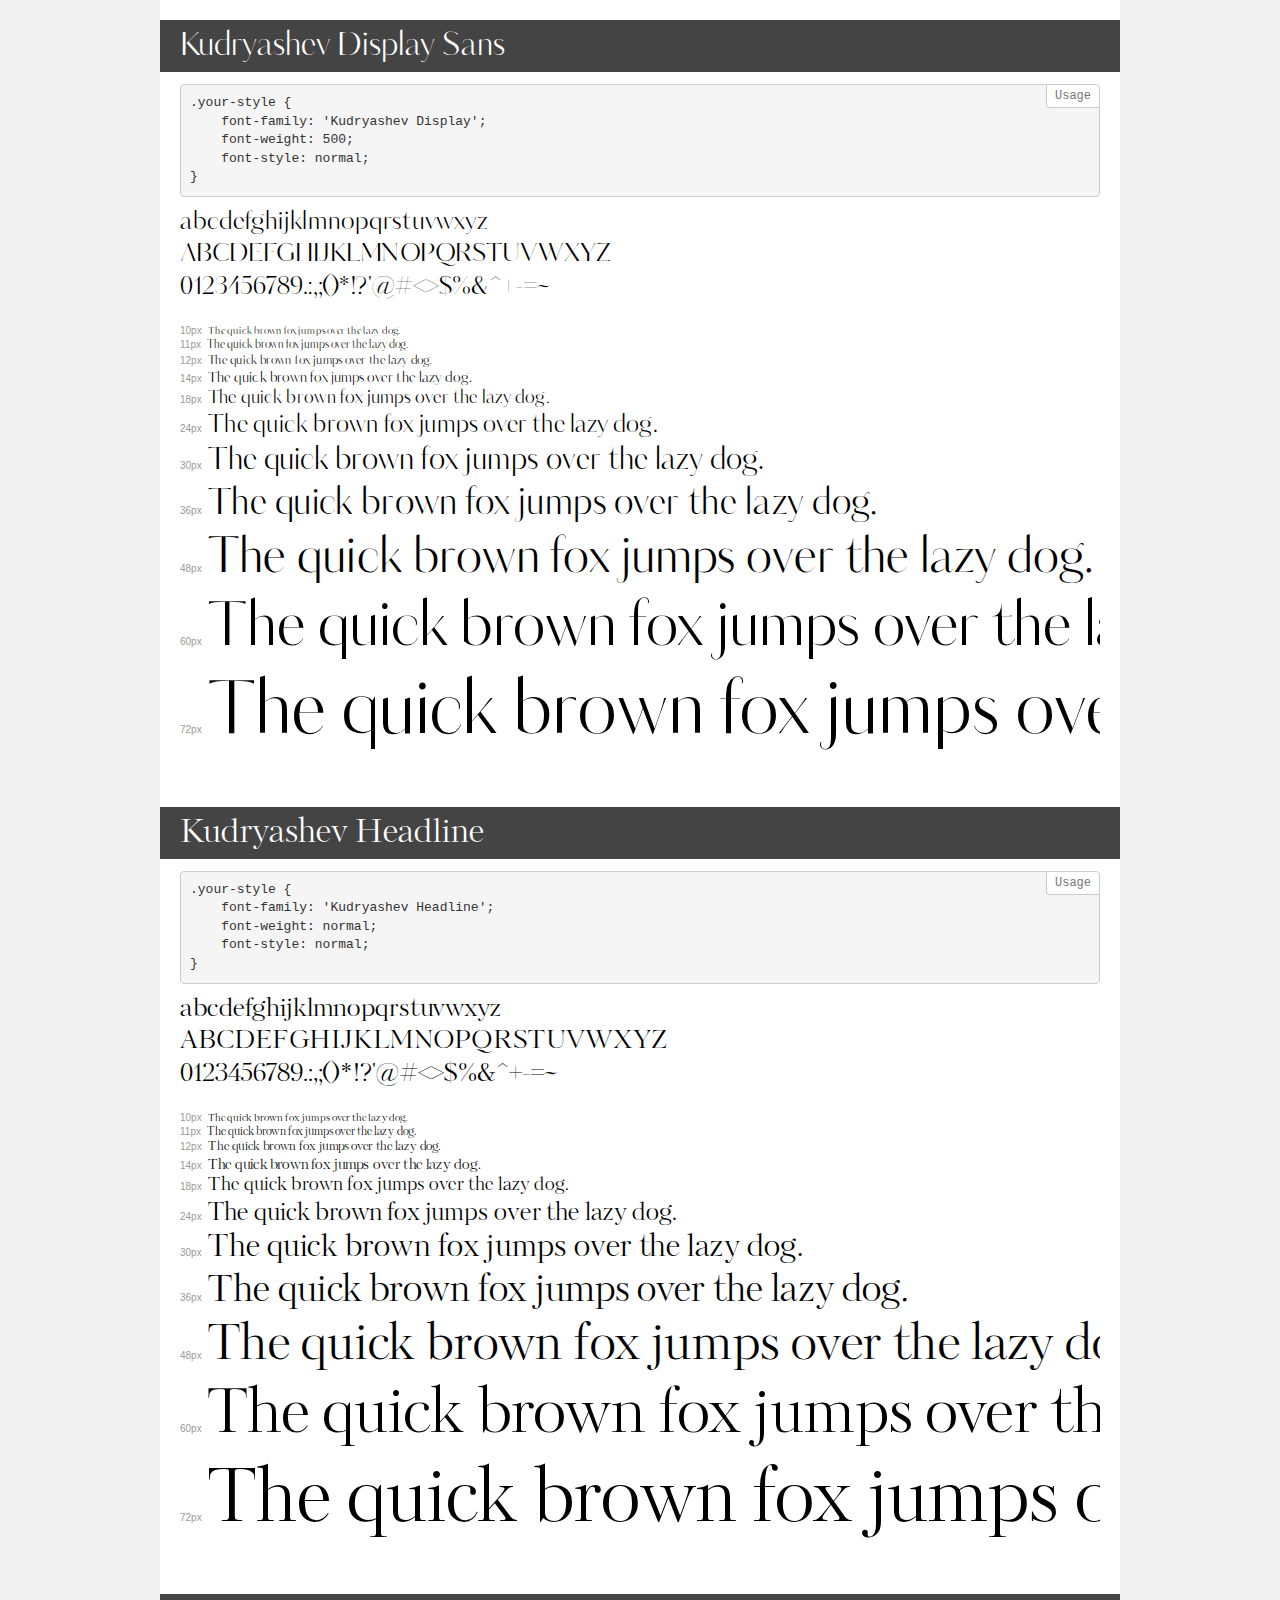
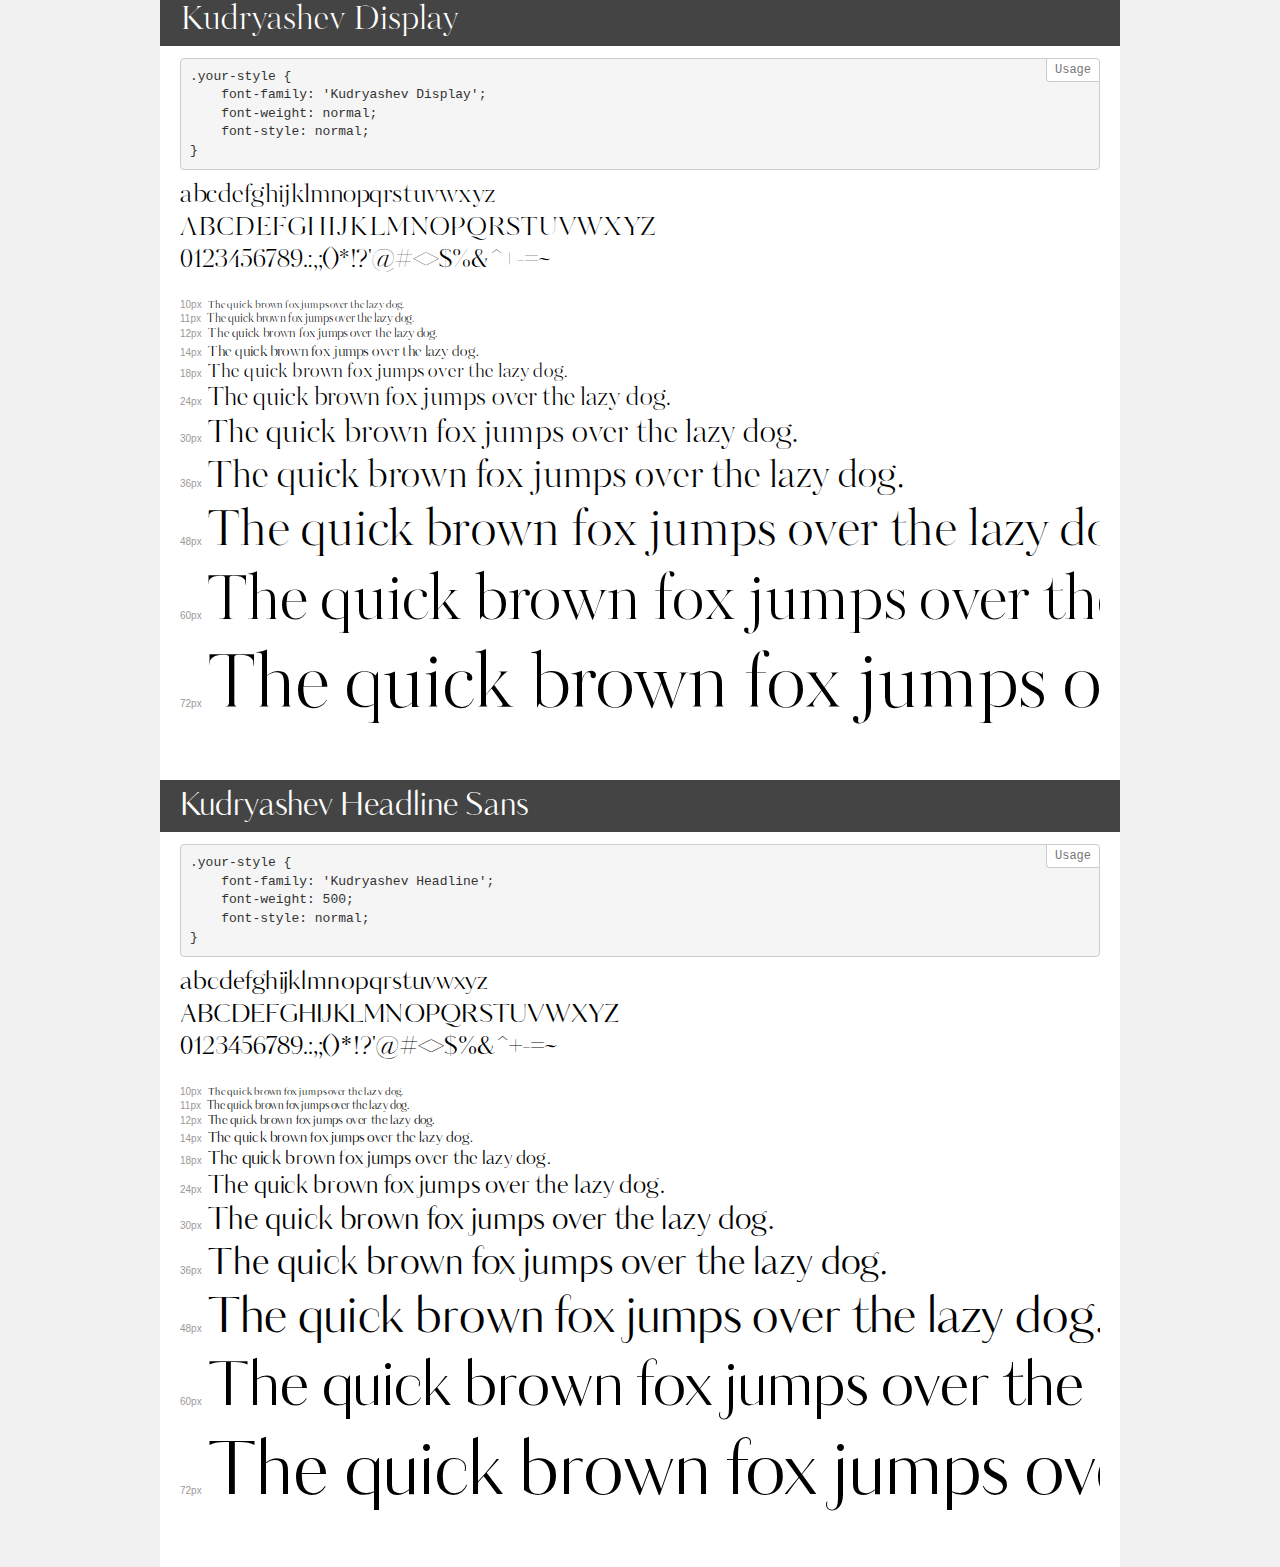
<file: fonts/kudryashev/demo.html>
<!DOCTYPE html>
<html>
<head>
    <meta charset="utf-8">
    <meta http-equiv="X-UA-Compatible" content="IE=edge">
    <meta name="viewport" content="width=device-width, initial-scale=1">
    <meta name="robots" content="noindex, noarchive">
    <meta name="format-detection" content="telephone=no">
    <title>Transfonter demo</title>
    <link href="stylesheet.css" rel="stylesheet">
    <style>
        /*
        http://meyerweb.com/eric/tools/css/reset/
        v2.0 | 20110126
        License: none (public domain)
        */
        html, body, div, span, applet, object, iframe,
        h1, h2, h3, h4, h5, h6, p, blockquote, pre,
        a, abbr, acronym, address, big, cite, code,
        del, dfn, em, img, ins, kbd, q, s, samp,
        small, strike, strong, sub, sup, tt, var,
        b, u, i, center,
        dl, dt, dd, ol, ul, li,
        fieldset, form, label, legend,
        table, caption, tbody, tfoot, thead, tr, th, td,
        article, aside, canvas, details, embed,
        figure, figcaption, footer, header, hgroup,
        menu, nav, output, ruby, section, summary,
        time, mark, audio, video {
            margin: 0;
            padding: 0;
            border: 0;
            font-size: 100%;
            font: inherit;
            vertical-align: baseline;
        }
        /* HTML5 display-role reset for older browsers */
        article, aside, details, figcaption, figure,
        footer, header, hgroup, menu, nav, section {
            display: block;
        }
        body {
            line-height: 1;
        }
        ol, ul {
            list-style: none;
        }
        blockquote, q {
            quotes: none;
        }
        blockquote:before, blockquote:after,
        q:before, q:after {
            content: '';
            content: none;
        }
        table {
            border-collapse: collapse;
            border-spacing: 0;
        }
        /* common styles */
        body {
            background: #f1f1f1;
            color: #000;
        }
        .page {
            background: #fff;
            width: 920px;
            margin: 0 auto;
            padding: 20px 20px 0 20px;
            overflow: hidden;
        }
        .font-container {
            overflow-x: auto;
            overflow-y: hidden;
            margin-bottom: 40px;
            line-height: 1.3;
            white-space: nowrap;
            padding-bottom: 5px;
        }
        h1 {
            position: relative;
            background: #444;
            font-size: 32px;
            color: #fff;
            padding: 10px 20px;
            margin: 0 -20px 12px -20px;
        }
        .letters {
            font-size: 25px;
            margin-bottom: 20px;
        }
        .s10:before {
            content: '10px';
        }
        .s11:before {
            content: '11px';
        }
        .s12:before {
            content: '12px';
        }
        .s14:before {
            content: '14px';
        }
        .s18:before {
            content: '18px';
        }
        .s24:before {
            content: '24px';
        }
        .s30:before {
            content: '30px';
        }
        .s36:before {
            content: '36px';
        }
        .s48:before {
            content: '48px';
        }
        .s60:before {
            content: '60px';
        }
        .s72:before {
            content: '72px';
        }
        .s10:before, .s11:before, .s12:before, .s14:before,
        .s18:before, .s24:before, .s30:before, .s36:before,
        .s48:before, .s60:before, .s72:before {
            font-family: Arial, sans-serif;
            font-size: 10px;
            font-weight: normal;
            font-style: normal;
            color: #999;
            padding-right: 6px;
        }
        pre {
            display: block;
            position: relative;
            padding: 9px;
            margin: 0 0 10px;
            font-family: Monaco, Menlo, Consolas, "Courier New", monospace !important;
            font-size: 13px;
            line-height: 1.428571429;
            color: #333;
            font-weight: normal !important;
            font-style: normal !important;
            background-color: #f5f5f5;
            border: 1px solid #ccc;
            overflow-x: auto;
            border-radius: 4px;
        }
        pre:after {
            display: block;
            position: absolute;
            right: 0;
            top: 0;
            content: 'Usage';
            line-height: 1;
            padding: 5px 8px;
            font-size: 12px;
            color: #767676;
            background-color: #fff;
            border: 1px solid #ccc;
            border-right: none;
            border-top: none;
            border-radius: 0 4px 0 4px;
            z-index: 10;
        }
        /* responsive */
        @media (max-width: 959px) {
            .page {
                width: auto;
                margin: 0;
            }
        }
    </style>
</head>
<body>
<div class="page">
    <div class="demo" style="font-family: 'Kudryashev Display'; font-weight: 500; font-style: normal;">
        <h1>Kudryashev Display Sans</h1>
        <pre>.your-style {
    font-family: 'Kudryashev Display';
    font-weight: 500;
    font-style: normal;
}</pre>
        <div class="font-container">
            <p class="letters">
                abcdefghijklmnopqrstuvwxyz<br>
ABCDEFGHIJKLMNOPQRSTUVWXYZ<br>
                0123456789.:,;()*!?'@#<>$%&^+-=~
            </p>
            <p class="s10" style="font-size: 10px;">The quick brown fox jumps over the lazy dog.</p>
            <p class="s11" style="font-size: 11px;">The quick brown fox jumps over the lazy dog.</p>
            <p class="s12" style="font-size: 12px;">The quick brown fox jumps over the lazy dog.</p>
            <p class="s14" style="font-size: 14px;">The quick brown fox jumps over the lazy dog.</p>
            <p class="s18" style="font-size: 18px;">The quick brown fox jumps over the lazy dog.</p>
            <p class="s24" style="font-size: 24px;">The quick brown fox jumps over the lazy dog.</p>
            <p class="s30" style="font-size: 30px;">The quick brown fox jumps over the lazy dog.</p>
            <p class="s36" style="font-size: 36px;">The quick brown fox jumps over the lazy dog.</p>
            <p class="s48" style="font-size: 48px;">The quick brown fox jumps over the lazy dog.</p>
            <p class="s60" style="font-size: 60px;">The quick brown fox jumps over the lazy dog.</p>
            <p class="s72" style="font-size: 72px;">The quick brown fox jumps over the lazy dog.</p>
        </div>
    </div>
    <div class="demo" style="font-family: 'Kudryashev Headline'; font-weight: normal; font-style: normal;">
        <h1>Kudryashev Headline</h1>
        <pre>.your-style {
    font-family: 'Kudryashev Headline';
    font-weight: normal;
    font-style: normal;
}</pre>
        <div class="font-container">
            <p class="letters">
                abcdefghijklmnopqrstuvwxyz<br>
ABCDEFGHIJKLMNOPQRSTUVWXYZ<br>
                0123456789.:,;()*!?'@#<>$%&^+-=~
            </p>
            <p class="s10" style="font-size: 10px;">The quick brown fox jumps over the lazy dog.</p>
            <p class="s11" style="font-size: 11px;">The quick brown fox jumps over the lazy dog.</p>
            <p class="s12" style="font-size: 12px;">The quick brown fox jumps over the lazy dog.</p>
            <p class="s14" style="font-size: 14px;">The quick brown fox jumps over the lazy dog.</p>
            <p class="s18" style="font-size: 18px;">The quick brown fox jumps over the lazy dog.</p>
            <p class="s24" style="font-size: 24px;">The quick brown fox jumps over the lazy dog.</p>
            <p class="s30" style="font-size: 30px;">The quick brown fox jumps over the lazy dog.</p>
            <p class="s36" style="font-size: 36px;">The quick brown fox jumps over the lazy dog.</p>
            <p class="s48" style="font-size: 48px;">The quick brown fox jumps over the lazy dog.</p>
            <p class="s60" style="font-size: 60px;">The quick brown fox jumps over the lazy dog.</p>
            <p class="s72" style="font-size: 72px;">The quick brown fox jumps over the lazy dog.</p>
        </div>
    </div>
    <div class="demo" style="font-family: 'Kudryashev Display'; font-weight: normal; font-style: normal;">
        <h1>Kudryashev Display</h1>
        <pre>.your-style {
    font-family: 'Kudryashev Display';
    font-weight: normal;
    font-style: normal;
}</pre>
        <div class="font-container">
            <p class="letters">
                abcdefghijklmnopqrstuvwxyz<br>
ABCDEFGHIJKLMNOPQRSTUVWXYZ<br>
                0123456789.:,;()*!?'@#<>$%&^+-=~
            </p>
            <p class="s10" style="font-size: 10px;">The quick brown fox jumps over the lazy dog.</p>
            <p class="s11" style="font-size: 11px;">The quick brown fox jumps over the lazy dog.</p>
            <p class="s12" style="font-size: 12px;">The quick brown fox jumps over the lazy dog.</p>
            <p class="s14" style="font-size: 14px;">The quick brown fox jumps over the lazy dog.</p>
            <p class="s18" style="font-size: 18px;">The quick brown fox jumps over the lazy dog.</p>
            <p class="s24" style="font-size: 24px;">The quick brown fox jumps over the lazy dog.</p>
            <p class="s30" style="font-size: 30px;">The quick brown fox jumps over the lazy dog.</p>
            <p class="s36" style="font-size: 36px;">The quick brown fox jumps over the lazy dog.</p>
            <p class="s48" style="font-size: 48px;">The quick brown fox jumps over the lazy dog.</p>
            <p class="s60" style="font-size: 60px;">The quick brown fox jumps over the lazy dog.</p>
            <p class="s72" style="font-size: 72px;">The quick brown fox jumps over the lazy dog.</p>
        </div>
    </div>
    <div class="demo" style="font-family: 'Kudryashev Headline'; font-weight: 500; font-style: normal;">
        <h1>Kudryashev Headline Sans</h1>
        <pre>.your-style {
    font-family: 'Kudryashev Headline';
    font-weight: 500;
    font-style: normal;
}</pre>
        <div class="font-container">
            <p class="letters">
                abcdefghijklmnopqrstuvwxyz<br>
ABCDEFGHIJKLMNOPQRSTUVWXYZ<br>
                0123456789.:,;()*!?'@#<>$%&^+-=~
            </p>
            <p class="s10" style="font-size: 10px;">The quick brown fox jumps over the lazy dog.</p>
            <p class="s11" style="font-size: 11px;">The quick brown fox jumps over the lazy dog.</p>
            <p class="s12" style="font-size: 12px;">The quick brown fox jumps over the lazy dog.</p>
            <p class="s14" style="font-size: 14px;">The quick brown fox jumps over the lazy dog.</p>
            <p class="s18" style="font-size: 18px;">The quick brown fox jumps over the lazy dog.</p>
            <p class="s24" style="font-size: 24px;">The quick brown fox jumps over the lazy dog.</p>
            <p class="s30" style="font-size: 30px;">The quick brown fox jumps over the lazy dog.</p>
            <p class="s36" style="font-size: 36px;">The quick brown fox jumps over the lazy dog.</p>
            <p class="s48" style="font-size: 48px;">The quick brown fox jumps over the lazy dog.</p>
            <p class="s60" style="font-size: 60px;">The quick brown fox jumps over the lazy dog.</p>
            <p class="s72" style="font-size: 72px;">The quick brown fox jumps over the lazy dog.</p>
        </div>
    </div>
</div>
</body>
</html>
</file>
<file: fonts/kudryashev/stylesheet.css>
@font-face {
    font-family: 'Kudryashev Display';
    src: url('KudryashevDisplay-Sans.eot');
    src: local('Kudryashev Display Sans'), local('KudryashevDisplay-Sans'),
        url('KudryashevDisplay-Sans.eot?#iefix') format('embedded-opentype'),
        url('KudryashevDisplay-Sans.woff2') format('woff2'),
        url('KudryashevDisplay-Sans.woff') format('woff'),
        url('KudryashevDisplay-Sans.ttf') format('truetype');
    font-weight: 500;
    font-style: normal;
}

@font-face {
    font-family: 'Kudryashev Headline';
    src: url('KudryashevHeadline.eot');
    src: local('Kudryashev Headline'), local('KudryashevHeadline'),
        url('KudryashevHeadline.eot?#iefix') format('embedded-opentype'),
        url('KudryashevHeadline.woff2') format('woff2'),
        url('KudryashevHeadline.woff') format('woff'),
        url('KudryashevHeadline.ttf') format('truetype');
    font-weight: normal;
    font-style: normal;
}

@font-face {
    font-family: 'Kudryashev Display';
    src: url('KudryashevDisplay.eot');
    src: local('Kudryashev Display'), local('KudryashevDisplay'),
        url('KudryashevDisplay.eot?#iefix') format('embedded-opentype'),
        url('KudryashevDisplay.woff2') format('woff2'),
        url('KudryashevDisplay.woff') format('woff'),
        url('KudryashevDisplay.ttf') format('truetype');
    font-weight: normal;
    font-style: normal;
}

@font-face {
    font-family: 'Kudryashev Headline';
    src: url('KudryashevHeadline-Sans.eot');
    src: local('Kudryashev Headline Sans'), local('KudryashevHeadline-Sans'),
        url('KudryashevHeadline-Sans.eot?#iefix') format('embedded-opentype'),
        url('KudryashevHeadline-Sans.woff2') format('woff2'),
        url('KudryashevHeadline-Sans.woff') format('woff'),
        url('KudryashevHeadline-Sans.ttf') format('truetype');
    font-weight: 500;
    font-style: normal;
}
</file>
